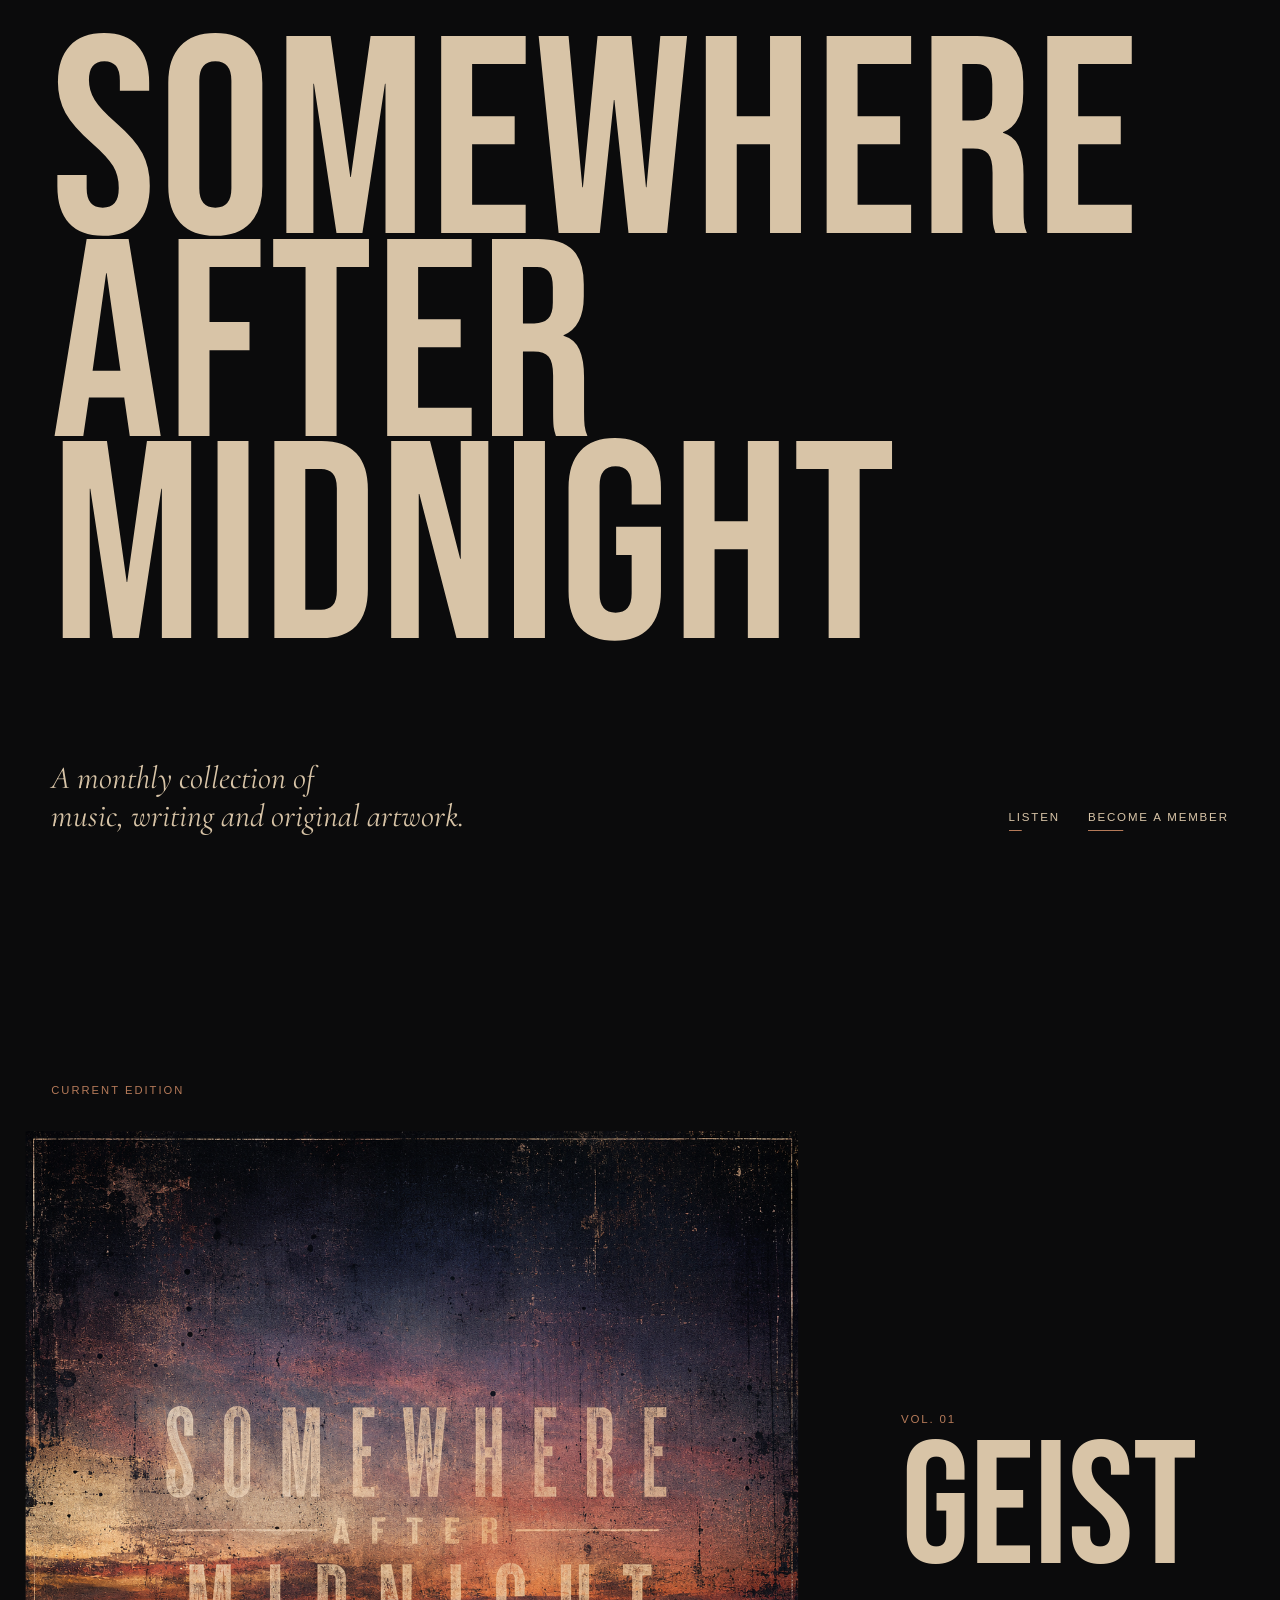
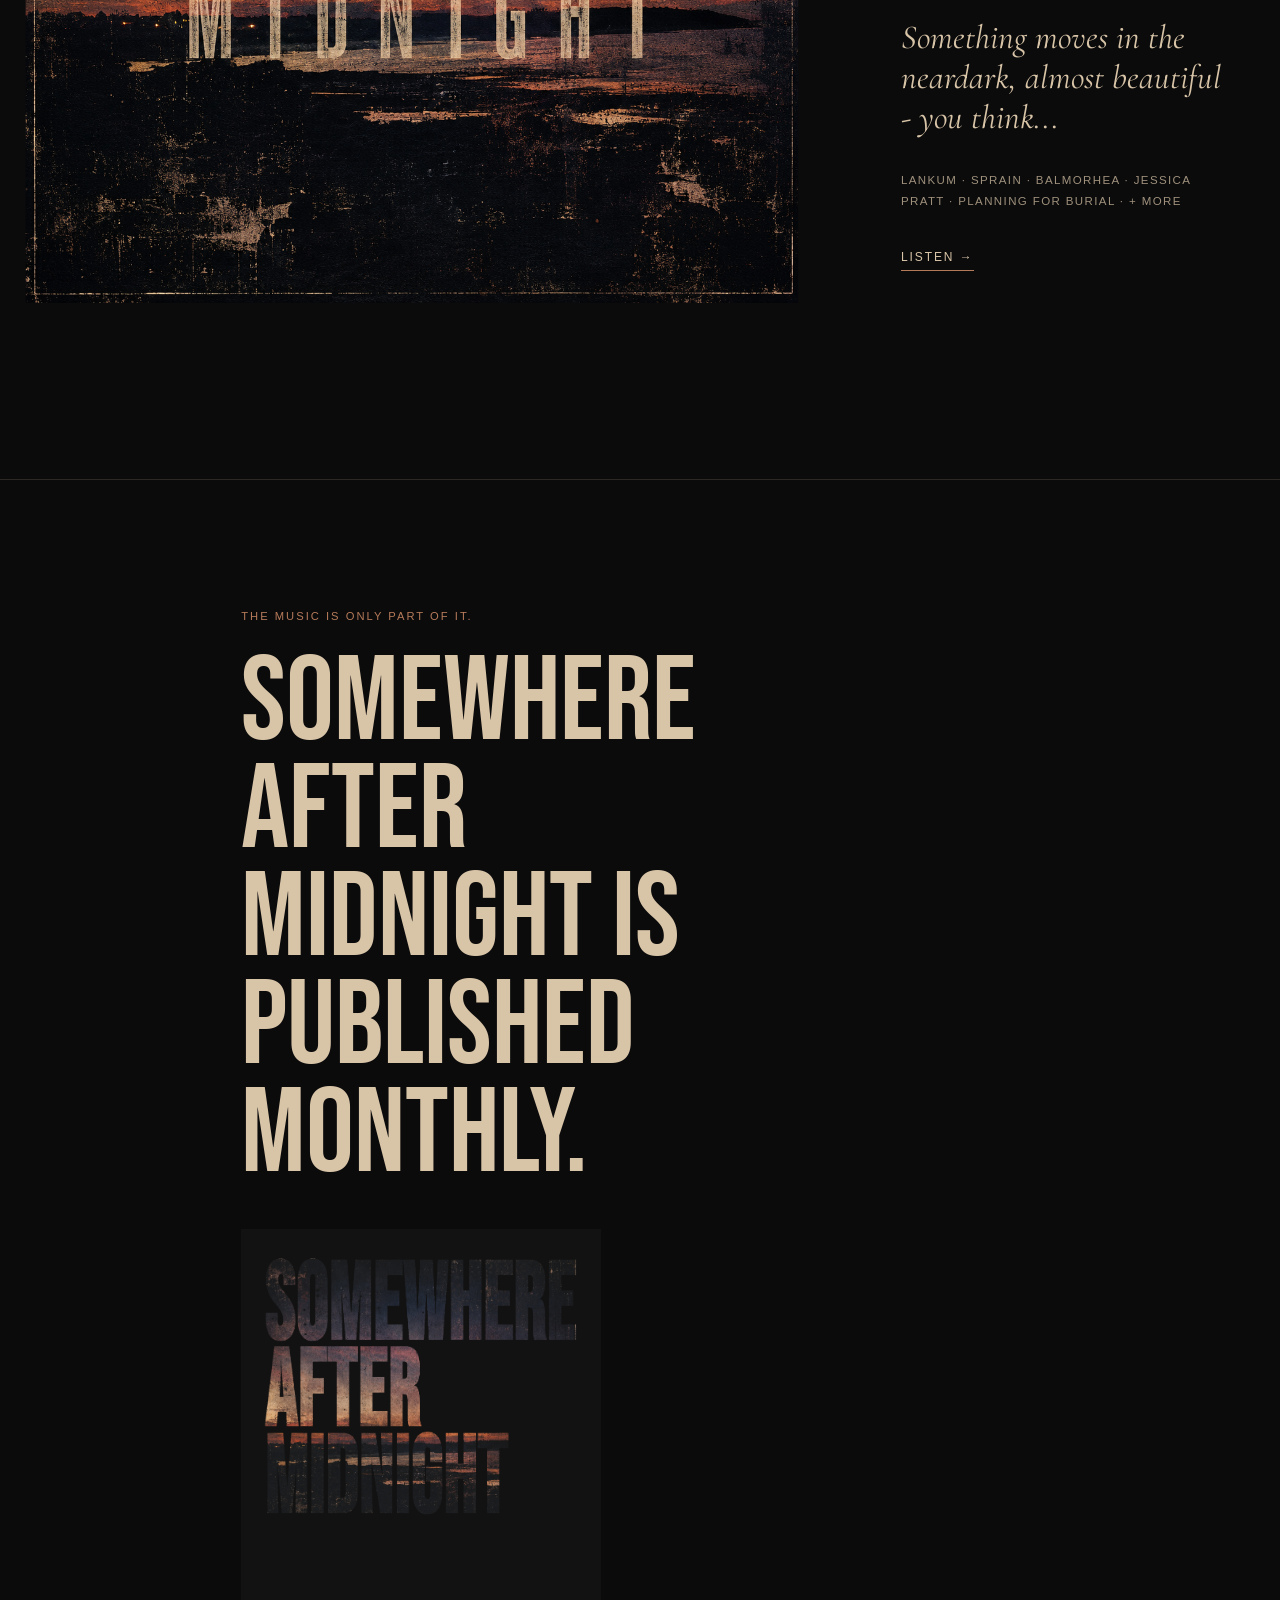
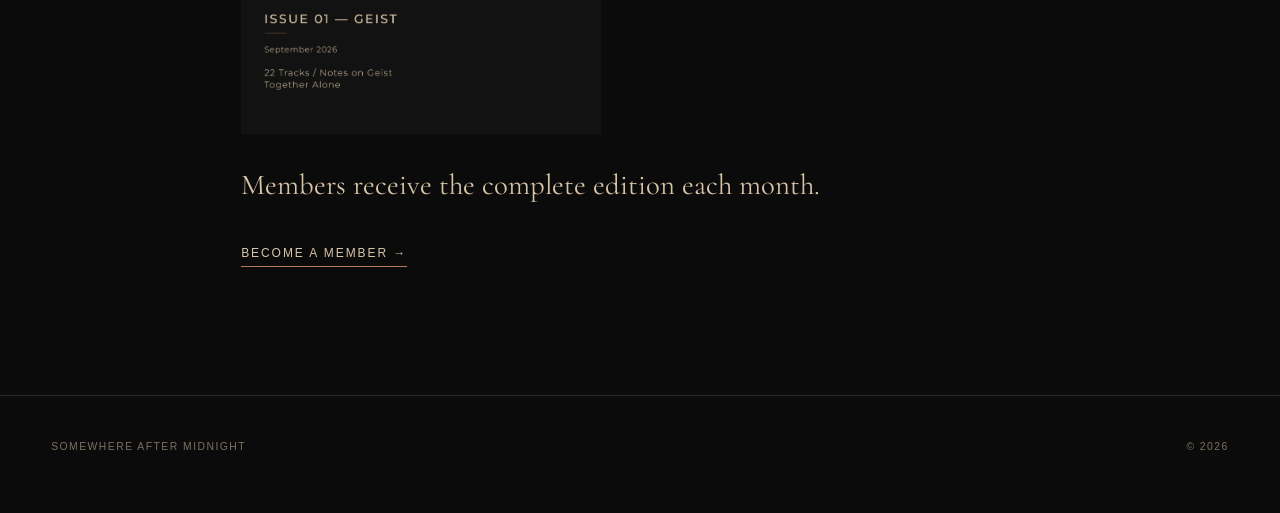
<file: index.html>
<!DOCTYPE html>
<html lang="en">

<head>
    <meta charset="UTF-8">
    <meta name="viewport" content="width=device-width, initial-scale=1.0">

    <title>Somewhere After Midnight</title>

    <meta
        name="description"
        content="Somewhere After Midnight — a monthly collection of music, writing and original artwork."
    >

    <!-- Favicon -->
    <link rel="icon" type="image/png" href="assets/brand/favicon.png">

    <!-- Fonts -->
    <link rel="preconnect" href="https://fonts.googleapis.com">
    <link rel="preconnect" href="https://fonts.gstatic.com" crossorigin>
    <link
        href="https://fonts.googleapis.com/css2?family=Bebas+Neue&family=Cormorant+Garamond:ital,wght@0,400;0,500;1,400&display=swap"
        rel="stylesheet"
    >

    <!-- Styles -->
    <link rel="stylesheet" href="styles.css">
</head>


<body>

    <!-- =====================================================
         HERO
    ====================================================== -->

    <header class="hero">

        <div class="hero__inner">

            <h1 class="hero__title">
                <span>Somewhere</span>
                <span>After</span>
                <span>Midnight</span>
            </h1>

            <div class="hero__lower">

                <p class="hero__intro">
                    A monthly collection of<br>
                    music, writing and original artwork.
                </p>

                <nav class="hero__links" aria-label="Primary navigation">
                    <a href="#current">Listen</a>
                    <a href="#membership">Become a member</a>
                </nav>

            </div>

        </div>


    </header>


    <main>

        <!-- =================================================
             CURRENT EDITION
        ================================================== -->

        <section class="edition" id="current">

            <div class="edition__label">
                Current Edition
            </div>

            <div class="edition__layout">

                <div class="edition__artwork">

                    <img
                        src="assets/editions/01/artwork.png"
                        alt="Artwork for Somewhere After Midnight Vol. 01 — Geist"
                    >

                </div>


                <div class="edition__content">

                    <p class="edition__number">
                        Vol. 01
                    </p>

                    <h2 class="edition__title">
                        Geist
                    </h2>

                    <p class="edition__description">
                        Something moves in the neardark, almost
                        beautiful - you think...
                    </p>

                    <p class="edition__artists">
                        Lankum · Sprain · Balmorhea · Jessica Pratt · Planning for Burial · + more
                    </p>

                    <a class="text-link" href="listen/01/">
                        Listen →
                    </a>

                </div>

            </div>

        </section>


        <!-- =================================================
             MEMBERSHIP
        ================================================== -->

        <section class="membership" id="membership">

            <div class="membership__inner">

                <p class="membership__eyebrow">
                    The music is only part of it.
                </p>

                <h2 class="membership__title">
                    Somewhere After Midnight is published monthly.
                </h2>

                <div class="membership__cover">
    <img
        src="assets/editions/01/cover.png"
        alt="Front cover of Somewhere After Midnight Issue 01"
    >
</div>

                <p class="membership__copy">
                    Members receive the complete edition each month.
                </p>

                <!-- Replace # with your Buy Me a Coffee membership URL -->
                <a
                    class="text-link membership__link"
                    href="https://ko-fi.com/somewhereaftermidnight"
                    target="_blank"
                    rel="noopener noreferrer"
                >
                    Become a member →
                </a>

            </div>

        </section>

    </main>


    <!-- =====================================================
         FOOTER
    ====================================================== -->

    <footer class="footer">

        <p>
            Somewhere After Midnight
        </p>

        <p>
            &copy; <span id="year">2026</span>
        </p>

    </footer>

</body>

</html>
</file>
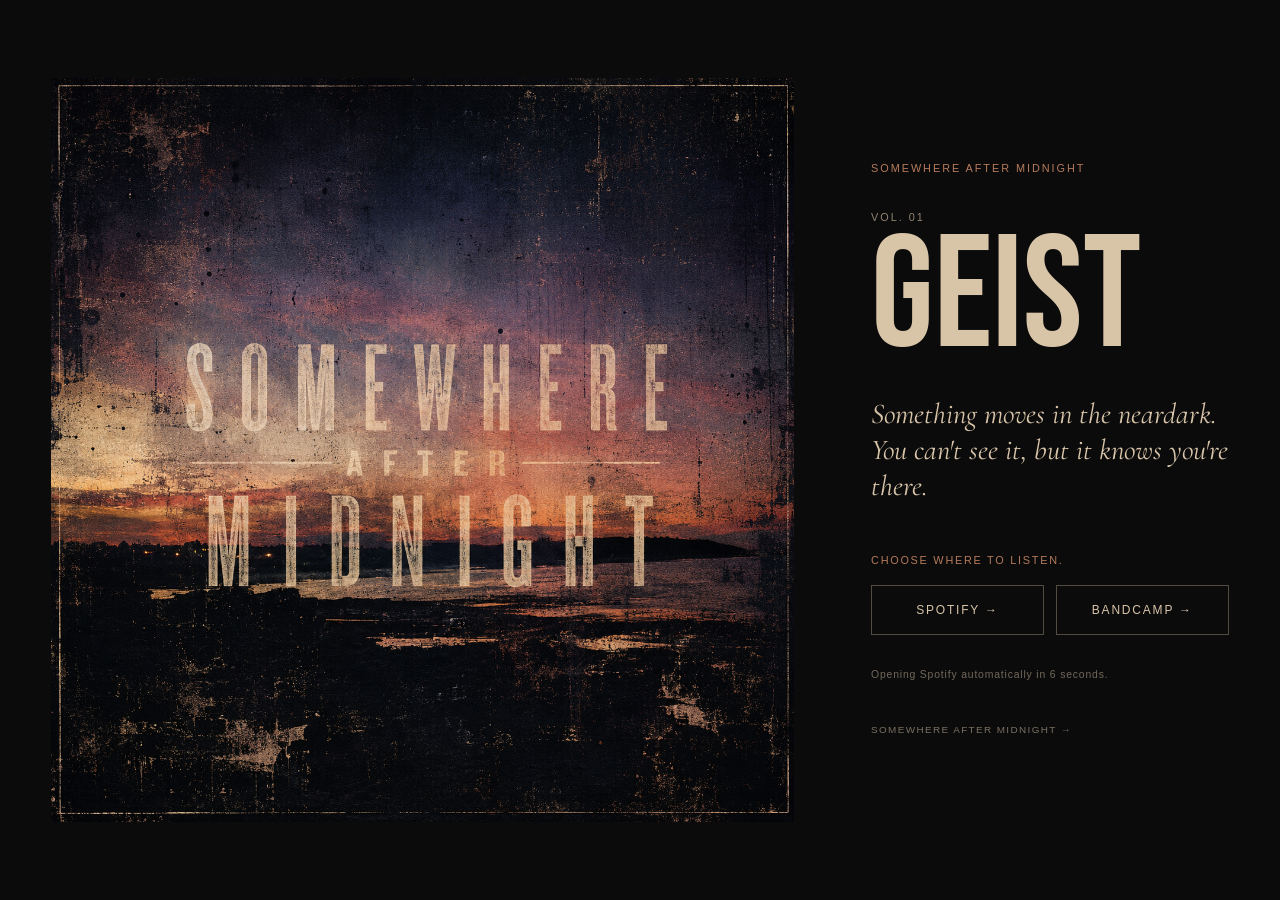
<file: listen/01/index.html>
<!DOCTYPE html>
<html lang="en">

<head>
    <meta charset="UTF-8">
    <meta name="viewport" content="width=device-width, initial-scale=1.0">

    <title>Geist — Somewhere After Midnight</title>

    <meta
        name="description"
        content="Listen to Somewhere After Midnight Vol. 01 — Geist."
    >

    <meta name="robots" content="noindex">

    <link rel="icon" type="image/png" href="../../assets/brand/favicon.png">

    <!-- Fonts -->
    <link rel="preconnect" href="https://fonts.googleapis.com">
    <link rel="preconnect" href="https://fonts.gstatic.com" crossorigin>

    <link
        href="https://fonts.googleapis.com/css2?family=Bebas+Neue&family=Cormorant+Garamond:ital,wght@0,400;0,500;1,400&display=swap"
        rel="stylesheet"
    >

    <!-- Main site stylesheet -->
    <link rel="stylesheet" href="../../styles.css">
</head>


<body class="listen-page">

    <main class="listen-gateway">

        <div class="listen-gateway__artwork">

            <img
                src="../../assets/editions/01/artwork.png"
                alt="Artwork for Somewhere After Midnight Vol. 01 — Geist"
            >

        </div>


        <div class="listen-gateway__content">

            <p class="listen-gateway__eyebrow">
                Somewhere After Midnight
            </p>

            <p class="listen-gateway__volume">
                Vol. 01
            </p>

            <h1 class="listen-gateway__title">
                Geist
            </h1>

            <p class="listen-gateway__description">
                Something moves in the neardark.<br>
                You can't see it, but it knows you're there.
            </p>

            <p class="listen-gateway__prompt">
                Choose where to listen.
            </p>


            <div class="listen-gateway__links">

                <a
                    class="listen-choice"
                    href="https://open.spotify.com/playlist/2b0OfR3LPBjZNXqh3cYZJq"
                >
                    Spotify →
                </a>

                <a
                    class="listen-choice"
                    href="https://bandcamp.com/somewhereaftermidnight/playlist/geist"
                >
                    Bandcamp →
                </a>

            </div>


            <p class="listen-gateway__redirect">
                Opening Spotify automatically in
                <span id="countdown">6</span> seconds.
            </p>

            <a class="listen-gateway__home" href="../../">
                Somewhere After Midnight →
            </a>

        </div>

    </main>


    <script>
        const spotifyApp =
            "spotify:playlist:2b0OfR3LPBjZNXqh3cYZJq";

        const spotifyWeb =
            "https://open.spotify.com/playlist/2b0OfR3LPBjZNXqh3cYZJq";

        let remaining = 6;

        const countdown =
            document.getElementById("countdown");

        const timer = setInterval(() => {

            remaining -= 1;
            countdown.textContent = remaining;

            if (remaining <= 0) {

                clearInterval(timer);

                /*
                    Try the Spotify app first.
                */
                window.location.href = spotifyApp;

                /*
                    Fall back to Spotify web shortly afterwards
                    if the app does not open.
                */
                setTimeout(() => {
                    window.location.href = spotifyWeb;
                }, 1500);
            }

        }, 1000);
    </script>

</body>

</html>
</file>
<file: styles.css>
:root {
    --ink: #0B0B0C;
    --paper: #D8C4A7;
    --copper: #B57A59;
    --charcoal: #131315;

    --display: "Bebas Neue", sans-serif;
    --editorial: "Cormorant Garamond", serif;
    --ui: Arial, Helvetica, sans-serif;

    --page-width: 1400px;
    --side-padding: clamp(1.25rem, 4vw, 4rem);
}


/* =========================================================
   RESET
========================================================= */

*,
*::before,
*::after {
    box-sizing: border-box;
}

html {
    scroll-behavior: smooth;
}

body {
    margin: 0;
    background: var(--ink);
    color: var(--paper);
    font-family: var(--editorial);
    line-height: 1.5;
    overflow-x: hidden;
}

img {
    display: block;
    width: 100%;
    height: auto;
}

a {
    color: inherit;
    text-decoration: none;
}

a:focus-visible {
    outline: 2px solid var(--copper);
    outline-offset: 5px;
}


/* =========================================================
   HERO
========================================================= */

.hero {
    min-height: auto;
    position: relative;
    display: flex;
    flex-direction: column;
    padding: 2rem var(--side-padding) clamp(5rem, 8vw, 7rem);
    overflow: hidden;
}

.hero__inner {
    width: 100%;
    max-width: var(--page-width);
    margin: 0 auto;
    position: relative;
    z-index: 2;
}

.hero__title {
    margin: 0;
    font-family: var(--display);
    font-size: clamp(5.4rem, 22vw, 18rem);
    line-height: 0.72;
    letter-spacing: 0.01em;
    font-weight: 400;
    text-transform: uppercase;
}

.hero__title span {
    display: block;
}

.hero__lower {
    margin-top: clamp(3rem, 8vw, 7rem);
    display: flex;
    flex-direction: column;
    gap: 2rem;
}

.hero__intro {
    margin: 0;
    max-width: 28rem;
    font-size: clamp(1.3rem, 2.5vw, 2rem);
    line-height: 1.2;
    font-style: italic;
}

.hero__links {
    display: flex;
    flex-wrap: wrap;
    gap: 1.75rem;
    font-family: var(--ui);
    font-size: 0.72rem;
    letter-spacing: 0.16em;
    text-transform: uppercase;
}

.hero__links a {
    position: relative;
    padding-bottom: 0.35rem;
}

.hero__links a::after {
    content: "";
    position: absolute;
    left: 0;
    bottom: 0;
    width: 100%;
    height: 1px;
    background: var(--copper);
    transform: scaleX(0.25);
    transform-origin: left;
    transition: transform 180ms ease;
}

.hero__links a:hover::after,
.hero__links a:focus-visible::after {
    transform: scaleX(1);
}


/* =========================================================
   CURRENT EDITION
========================================================= */

.edition {
    max-width: var(--page-width);
    margin: 0 auto;
    padding:
        clamp(3rem, 6vw, 6rem)
        var(--side-padding)
        clamp(5rem, 10vw, 10rem);
}

.edition__label {
    margin-bottom: 2rem;
    font-family: var(--ui);
    font-size: 0.7rem;
    letter-spacing: 0.18em;
    text-transform: uppercase;
    color: var(--copper);
}

.edition__layout {
    display: grid;
    gap: 2.5rem;
}

.edition__artwork {
    overflow: hidden;
    background: var(--charcoal);
}

.edition__artwork img {
    aspect-ratio: 1 / 1;
    object-fit: cover;
}

.edition__content {
    align-self: end;
}

.edition__number {
    margin: 0 0 0.5rem;
    font-family: var(--ui);
    font-size: 0.72rem;
    letter-spacing: 0.16em;
    text-transform: uppercase;
    color: var(--copper);
}

.edition__title {
    margin: 0;
    font-family: var(--display);
    font-size: clamp(5rem, 18vw, 11rem);
    line-height: 0.85;
    font-weight: 400;
    text-transform: uppercase;
}

.edition__description {
    max-width: 33rem;
    margin: 2rem 0 0;
    font-size: clamp(1.35rem, 2.7vw, 2.1rem);
    line-height: 1.2;
    font-style: italic;
}

.edition__artists {
    max-width: 38rem;
    margin: 2rem 0;
    font-family: var(--ui);
    font-size: 0.72rem;
    line-height: 1.8;
    letter-spacing: 0.12em;
    text-transform: uppercase;
    opacity: 0.72;
}


/* =========================================================
   TEXT LINKS
========================================================= */

.text-link {
    display: inline-block;
    position: relative;
    padding-bottom: 0.35rem;
    font-family: var(--ui);
    font-size: 0.75rem;
    letter-spacing: 0.16em;
    text-transform: uppercase;
}

.text-link::after {
    content: "";
    position: absolute;
    left: 0;
    bottom: 0;
    width: 100%;
    height: 1px;
    background: var(--copper);
    transform-origin: left;
    transition: transform 180ms ease;
}

.text-link:hover::after,
.text-link:focus-visible::after {
    transform: scaleX(0.4);
}


/* =========================================================
   MEMBERSHIP
========================================================= */

.membership {
    border-top: 1px solid rgba(216, 196, 167, 0.16);
    border-bottom: 1px solid rgba(216, 196, 167, 0.16);
}

.membership__inner {
    max-width: 900px;
    margin: 0 auto;
    padding: clamp(5rem, 10vw, 9rem) var(--side-padding);
}

.membership__eyebrow {
    margin: 0 0 1.5rem;
    font-family: var(--ui);
    font-size: 0.7rem;
    letter-spacing: 0.18em;
    text-transform: uppercase;
    color: var(--copper);
}

.membership__title {
    margin: 0;
    max-width: 12ch;
    font-family: var(--display);
    font-size: clamp(3.5rem, 10vw, 7.5rem);
    line-height: 0.9;
    font-weight: 400;
    text-transform: uppercase;
}

.membership__cover {
    margin-top: 2.5rem;
    width: min(100%, 360px);
}

.membership__cover img {
    display: block;
    width: 100%;
    height: auto;
}

.membership__copy {
    max-width: 38rem;
    margin: 2rem 0 0;
    font-size: clamp(1.25rem, 2.4vw, 1.8rem);
    line-height: 1.3;
}

.membership__link {
    margin-top: 2.5rem;
}


/* =========================================================
   FOOTER
========================================================= */

.footer {
    max-width: var(--page-width);
    margin: 0 auto;
    padding: 2rem var(--side-padding) 3rem;
    display: flex;
    justify-content: space-between;
    gap: 2rem;
    font-family: var(--ui);
    font-size: 0.65rem;
    letter-spacing: 0.14em;
    text-transform: uppercase;
    opacity: 0.55;
}


/* =========================================================
   DESKTOP
========================================================= */

@media (min-width: 800px) {

    .hero {
        padding-top: 3rem;
    }

    .hero__lower {
        flex-direction: row;
        justify-content: space-between;
        align-items: end;
    }

    .hero__links {
        padding-bottom: 0.25rem;
    }

    .edition__layout {
        grid-template-columns: minmax(0, 1.65fr) minmax(280px, 0.7fr);
        gap: clamp(3rem, 6vw, 7rem);
        align-items: end;
    }

    .edition__artwork {
        width: 100%;
    }

    .edition__content {
        padding-bottom: 2rem;
    }
}


/* =========================================================
   LARGE DESKTOP
========================================================= */

@media (min-width: 1200px) {

    .hero__title {
        max-width: 9ch;
    }

    .edition {
        padding-top: 9rem;
        padding-bottom: 11rem;
    }

    .edition__artwork {
        transform: translateX(-2vw);
    }
}


/* =========================================================
   SMALL MOBILE
========================================================= */

@media (max-width: 480px) {

    .hero {
        padding-top: 1.25rem;
    }

    .hero__title {
        font-size: clamp(4.4rem, 21.5vw, 6.4rem);
        letter-spacing: -0.01em;
    }

    .edition {
        padding-left: 1.25rem;
        padding-right: 1.25rem;
    }

    .edition__title {
        font-size: clamp(5rem, 25vw, 8rem);
    }

    @media (max-width: 480px) {

    .membership__cover {
        width: 100%;
    }

}

    .footer {
        flex-direction: column;
        gap: 0.4rem;
    }
}

/* =========================================================
   REDUCED MOTION
========================================================= */

@media (prefers-reduced-motion: reduce) {

    html {
        scroll-behavior: auto;
    }

    *,
    *::before,
    *::after {
        transition: none !important;
    }
}

/* =========================================================
   LISTEN GATEWAY
========================================================= */

.listen-page {
    min-height: 100svh;
    background: var(--ink);
}

.listen-gateway {
    width: 100%;
    min-height: 100svh;
    max-width: var(--page-width);
    margin: 0 auto;

    display: grid;
    align-items: center;

    padding:
        clamp(1.25rem, 4vw, 4rem)
        var(--side-padding);

    gap: clamp(2.5rem, 6vw, 7rem);
}


/* ARTWORK */

.listen-gateway__artwork {
    width: 100%;
}

.listen-gateway__artwork img {
    width: 100%;
    aspect-ratio: 1 / 1;
    object-fit: cover;
}


/* CONTENT */

.listen-gateway__content {
    max-width: 36rem;
}


.listen-gateway__eyebrow,
.listen-gateway__volume {
    margin: 0;

    font-family: var(--ui);
    font-size: 0.68rem;

    letter-spacing: 0.18em;
    text-transform: uppercase;
}


.listen-gateway__eyebrow {
    color: var(--copper);
    margin-bottom: 2rem;
}


.listen-gateway__volume {
    opacity: 0.65;
    margin-bottom: 0.5rem;
}


.listen-gateway__title {
    margin: 0;

    font-family: var(--display);
    font-weight: 400;

    font-size: clamp(5rem, 20vw, 10rem);
    line-height: 0.82;

    text-transform: uppercase;
}


.listen-gateway__description {
    margin: 2rem 0 0;

    font-size: clamp(1.25rem, 2.4vw, 1.8rem);
    line-height: 1.25;

    font-style: italic;
}


.listen-gateway__prompt {
    margin: 3rem 0 1rem;

    font-family: var(--ui);
    font-size: 0.68rem;

    letter-spacing: 0.16em;
    text-transform: uppercase;

    color: var(--copper);
}


/* LISTENING CHOICES */

.listen-gateway__links {
    display: grid;
    grid-template-columns: 1fr 1fr;
    gap: 0.75rem;
}


.listen-choice {
    display: block;

    border: 1px solid rgba(216, 196, 167, 0.35);

    padding: 0.95rem 1rem;

    font-family: var(--ui);
    font-size: 0.75rem;

    letter-spacing: 0.15em;
    text-transform: uppercase;

    text-align: center;

    transition:
        border-color 180ms ease,
        background-color 180ms ease;
}


.listen-choice::after {
    display: none;
}


.listen-choice:hover,
.listen-choice:focus-visible {
    border-color: var(--copper);
    background: rgba(181, 122, 89, 0.08);
}


/* REDIRECT MESSAGE */

.listen-gateway__redirect {
    margin: 2rem 0 0;

    font-family: var(--ui);
    font-size: 0.65rem;

    letter-spacing: 0.08em;

    opacity: 0.5;
}


/* HOME LINK */

.listen-gateway__home {
    display: inline-block;

    margin-top: 2.5rem;

    font-family: var(--ui);
    font-size: 0.62rem;

    letter-spacing: 0.14em;
    text-transform: uppercase;

    opacity: 0.55;
}


.listen-gateway__home:hover {
    opacity: 1;
}


/* =========================================================
   DESKTOP
========================================================= */

@media (min-width: 800px) {

    .listen-gateway {
        grid-template-columns:
            minmax(0, 1.35fr)
            minmax(300px, 0.65fr);
    }

}


/* =========================================================
   MOBILE
========================================================= */

@media (max-width: 799px) {

    .listen-gateway {
        display: flex;
        flex-direction: column;

        min-height: 100svh;

        padding-top: 2rem;
        padding-bottom: 3rem;

        gap: 3rem;
    }


    /* Controls come first */

    .listen-gateway__content {
        order: 1;

        width: 100%;
        max-width: none;
    }


    /* Artwork becomes secondary */

    .listen-gateway__artwork {
        order: 2;

        width: min(75vw, 320px);
        margin: 0 auto;
    }


    .listen-gateway__eyebrow {
        margin-bottom: 1.25rem;
    }


    .listen-gateway__title {
        font-size: clamp(5rem, 24vw, 7rem);
    }


    .listen-gateway__description {
        margin-top: 1.25rem;
    }


    .listen-gateway__prompt {
        margin-top: 2rem;
    }


    .listen-gateway__redirect {
        margin-top: 1.5rem;
    }


    .listen-gateway__home {
        margin-top: 2rem;
    }

}


/* =========================================================
   VERY SMALL MOBILE
========================================================= */

@media (max-width: 420px) {

    .listen-gateway__links {
        grid-template-columns: 1fr;
    }

}
</file>
